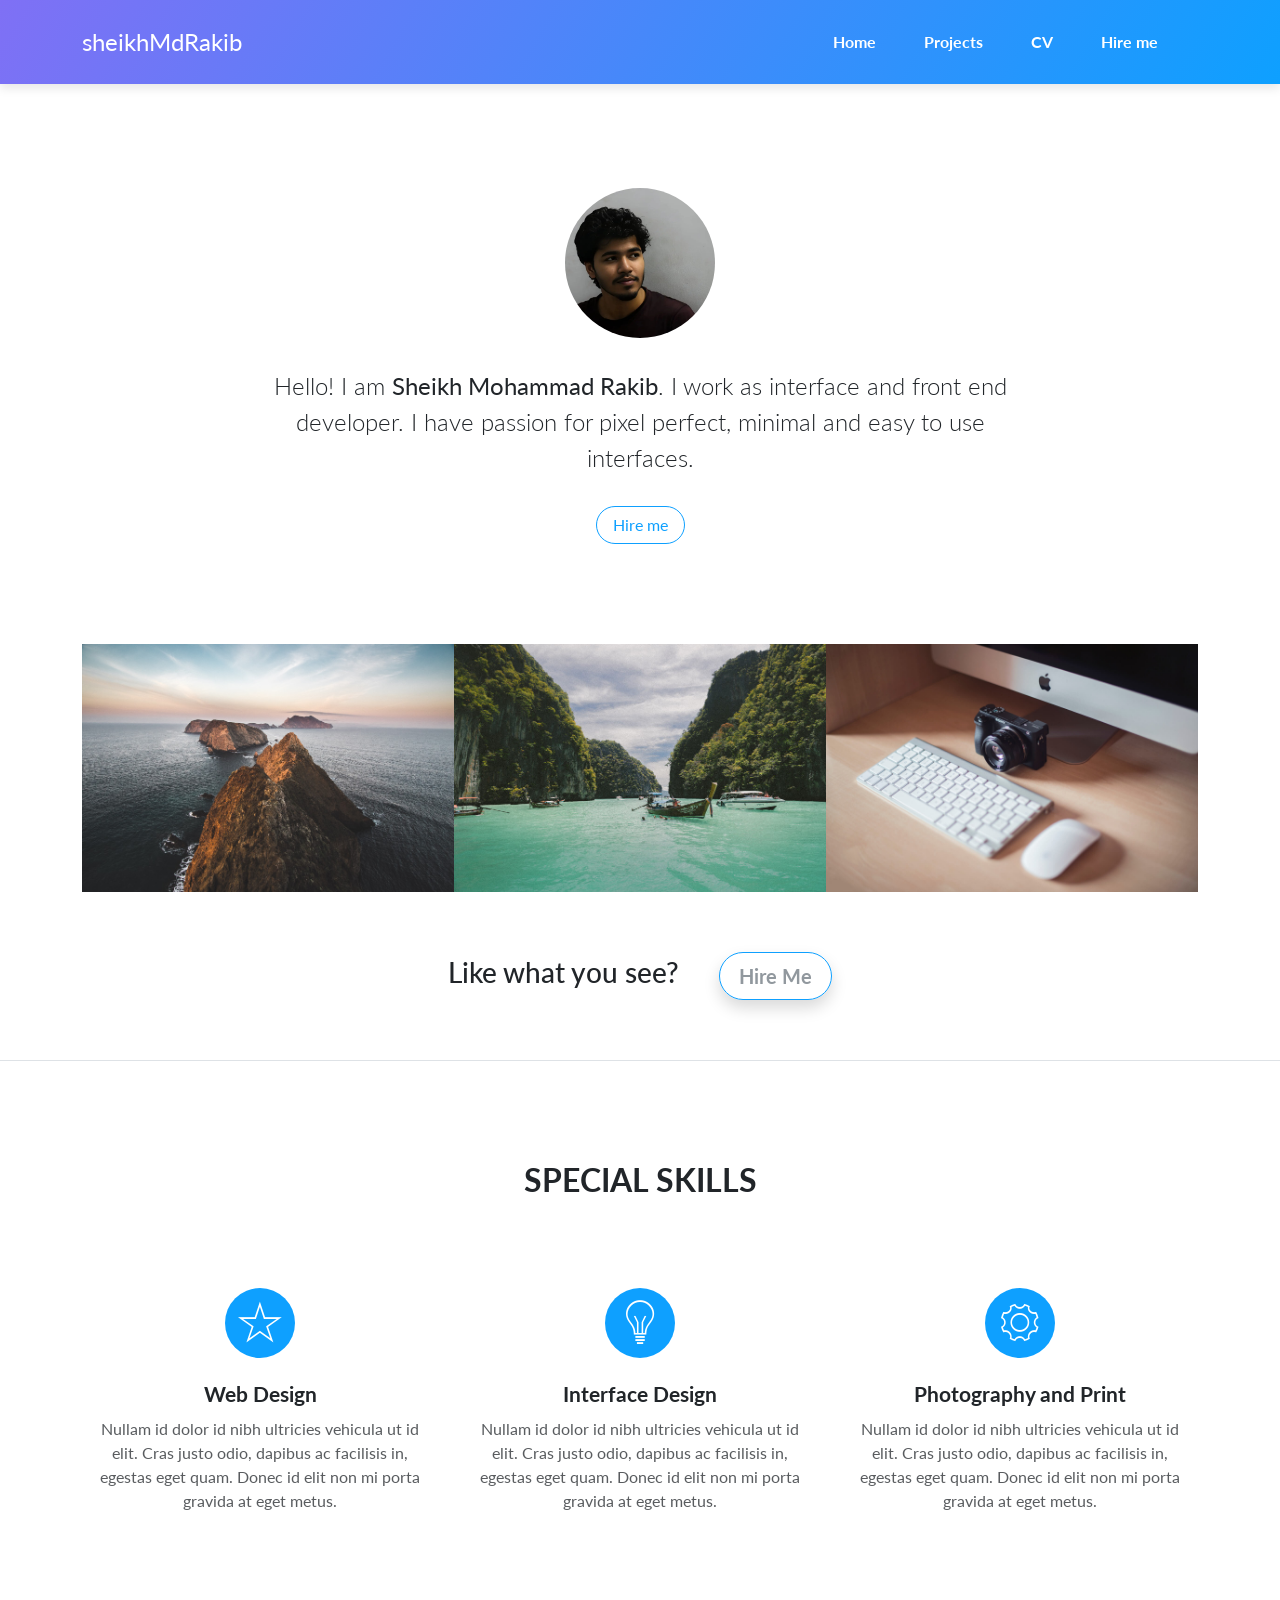
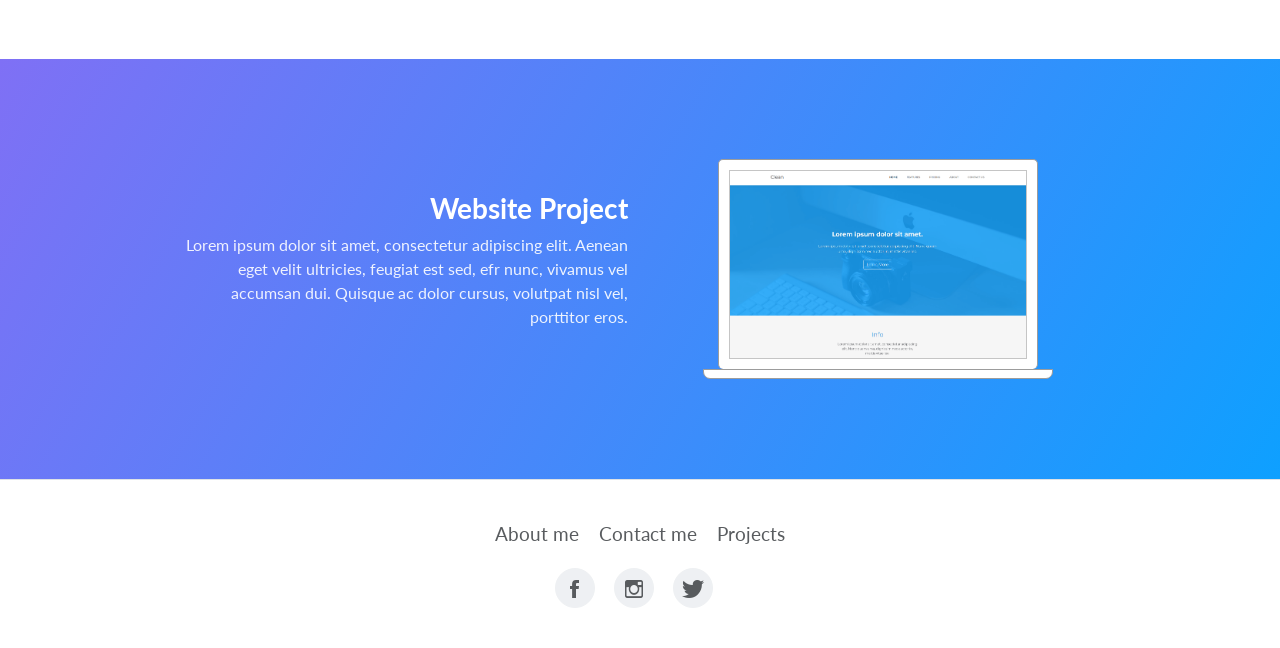
<file: index.html>
<!DOCTYPE html>
<html data-bs-theme="light">

<head>
    <meta charset="utf-8">
    <meta name="viewport" content="width=device-width, initial-scale=1.0, shrink-to-fit=no">
    <title>Sheikh Mohammad Rakib</title>
    <link rel="icon" type="image/jpeg" sizes="960x956" href="/assets/img/avatars/463547782_2960234814127021_7083820265376724235_n.jpg">
    <link rel="icon" type="image/jpeg" sizes="800x533" href="/assets/img/nature/image2.jpg" media="(prefers-color-scheme: dark)">
    <link rel="icon" type="image/jpeg" sizes="800x533" href="/assets/img/nature/image1.jpg">
    <link rel="icon" type="image/jpeg" sizes="800x533" href="/assets/img/nature/image6.jpg" media="(prefers-color-scheme: dark)">
    <link rel="icon" type="image/png" sizes="1794x971" href="/assets/img/tech/image6.png">
    <link rel="icon" type="image/jpeg" sizes="1080x1623" href="/assets/img/photo-1741800465167-0c276ad75e08.jpg">
    <link rel="icon" type="image/jpeg" sizes="1080x1619" href="/assets/img/photo-1741732311591-18ddbd0964cc.jpg">
    <link rel="stylesheet" href="/assets/bootstrap/css/bootstrap.min.css">
    <link rel="stylesheet" href="https://fonts.googleapis.com/css?family=Lato:300,400,700&amp;display=swap">
    <link rel="stylesheet" href="/assets/fonts/ionicons.min.css">
    <link rel="stylesheet" href="/assets/css/animate.min.css">
    <link rel="stylesheet" href="/assets/css/pikaday.min.css">
</head>

<body>
    <nav class="navbar navbar-expand-lg fixed-top portfolio-navbar gradient navbar-dark">
        <div class="container"><a class="navbar-brand logo" href="/index.html" target="_parent">sheikhMdRakib</a><button data-bs-toggle="collapse" class="navbar-toggler" data-bs-target="#navbarNav"><span class="visually-hidden">Toggle navigation</span><span class="navbar-toggler-icon"></span></button>
            <div class="collapse navbar-collapse" id="navbarNav">
                <ul class="navbar-nav ms-auto">
                    <li class="nav-item"><a class="nav-link active" href="/index.html">Home</a></li>
                    <li class="nav-item"><a class="nav-link" href="/projects.html">Projects</a></li>
                    <li class="nav-item"><a class="nav-link" href="/cv.html">CV</a></li>
                    <li class="nav-item"><a class="nav-link" href="/hire-me.html">Hire me</a></li>
                </ul>
            </div>
        </div>
    </nav>
    <main class="page">
        <section class="portfolio-block block-intro">
            <div class="container">
                <div class="avatar" style="background-image: url(&quot;/assets/img/avatars/463547782_2960234814127021_7083820265376724235_n.jpg&quot;);"></div>
                <div class="about-me">
                    <p>Hello! I am <strong>Sheikh Mohammad Rakib</strong>. I work as interface and front end developer. I have passion for pixel perfect, minimal and easy to use interfaces.</p><a class="btn btn-outline-primary" role="button" href="/hire-me.html" target="_blank">Hire me</a>
                </div>
            </div>
        </section>
        <section class="portfolio-block photography">
            <div class="container">
                <div class="row g-0">
                    <div class="col-md-6 col-lg-4 item zoom-on-hover"><a href="#"><img class="img-fluid image" src="/assets/img/nature/image5.jpg"></a></div>
                    <div class="col-md-6 col-lg-4 item zoom-on-hover"><a href="#"><img class="img-fluid image" src="/assets/img/nature/image2.jpg"></a></div>
                    <div class="col-md-6 col-lg-4 item zoom-on-hover"><a href="#"><img class="img-fluid image" src="/assets/img/tech/image4.jpg"></a></div>
                </div>
            </div>
        </section>
        <section class="portfolio-block call-to-action border-bottom">
            <div class="container">
                <div class="d-flex justify-content-center align-items-center content">
                    <h3>Like what you see?</h3><a class="btn btn-outline-primary btn-lg text-capitalize fw-bolder fst-normal text-decoration-none link-secondary link-opacity-75 shadow visible" role="button" data-bss-disabled-mobile="true" data-bss-hover-animate="bounce" href="/hire-me.html" target="_blank">Hire me</a>
                </div>
            </div>
        </section>
        <section class="portfolio-block skills">
            <div class="container">
                <div class="heading">
                    <h2>Special Skills</h2>
                </div>
                <div class="row">
                    <div class="col-md-4">
                        <div class="card special-skill-item border-0">
                            <div class="card-header bg-transparent border-0"><i class="icon ion-ios-star-outline"></i></div>
                            <div class="card-body">
                                <h3 class="card-title">Web Design</h3>
                                <p class="card-text">Nullam id dolor id nibh ultricies vehicula ut id elit. Cras justo odio, dapibus ac facilisis in, egestas eget quam. Donec id elit non mi porta gravida at eget metus.</p>
                            </div>
                        </div>
                    </div>
                    <div class="col-md-4">
                        <div class="card special-skill-item border-0">
                            <div class="card-header bg-transparent border-0"><i class="icon ion-ios-lightbulb-outline"></i></div>
                            <div class="card-body">
                                <h3 class="card-title">Interface Design</h3>
                                <p class="card-text">Nullam id dolor id nibh ultricies vehicula ut id elit. Cras justo odio, dapibus ac facilisis in, egestas eget quam. Donec id elit non mi porta gravida at eget metus.</p>
                            </div>
                        </div>
                    </div>
                    <div class="col-md-4">
                        <div class="card special-skill-item border-0">
                            <div class="card-header bg-transparent border-0"><i class="icon ion-ios-gear-outline"></i></div>
                            <div class="card-body">
                                <h3 class="card-title">Photography and Print</h3>
                                <p class="card-text">Nullam id dolor id nibh ultricies vehicula ut id elit. Cras justo odio, dapibus ac facilisis in, egestas eget quam. Donec id elit non mi porta gravida at eget metus.</p>
                            </div>
                        </div>
                    </div>
                </div>
            </div>
        </section>
    </main>
    <section class="portfolio-block website gradient">
        <div class="container">
            <div class="row align-items-center">
                <div class="col-md-12 col-lg-5 offset-lg-1 text">
                    <h3>Website Project</h3>
                    <p>Lorem ipsum dolor sit amet, consectetur adipiscing elit. Aenean eget velit ultricies, feugiat est sed, efr nunc, vivamus vel accumsan dui. Quisque ac dolor cursus, volutpat nisl vel, porttitor eros.</p>
                </div>
                <div class="col-md-12 col-lg-5">
                    <div class="portfolio-laptop-mockup">
                        <div class="screen">
                            <div class="screen-content" style="background-image:url(&quot;/assets/img/tech/image6.png&quot;);"></div>
                        </div>
                        <div class="keyboard"></div>
                    </div>
                </div>
            </div>
        </div>
    </section>
    <footer class="page-footer py-3 border-top">
        <div class="container my-4">
            <div class="links"><a href="/index.html" target="_parent">About me</a><a href="/hire-me.html" target="_blank">Contact me</a><a href="/projects.html" target="_blank">Projects</a></div>
            <div class="social-icons"><a class="me-3" href="https://www.facebook.com/sheikhMdRakib23" target="_blank"><i class="icon ion-social-facebook"></i></a><a class="me-3" href="https://www.instagram.com/sheikhmohammad.rakib/" target="_blank"><i class="icon ion-social-instagram-outline"></i></a><a class="me-3" href="https://x.com/sheikhMdRakib23" target="_blank"><i class="icon ion-social-twitter"></i></a></div>
        </div>
    </footer>
    <script src="/assets/bootstrap/js/bootstrap.min.js"></script>
    <script src="/assets/js/bs-init.js"></script>
    <script src="/assets/js/pikaday.min.js"></script>
    <script src="/assets/js/theme.js"></script>
</body>

</html>
</file>
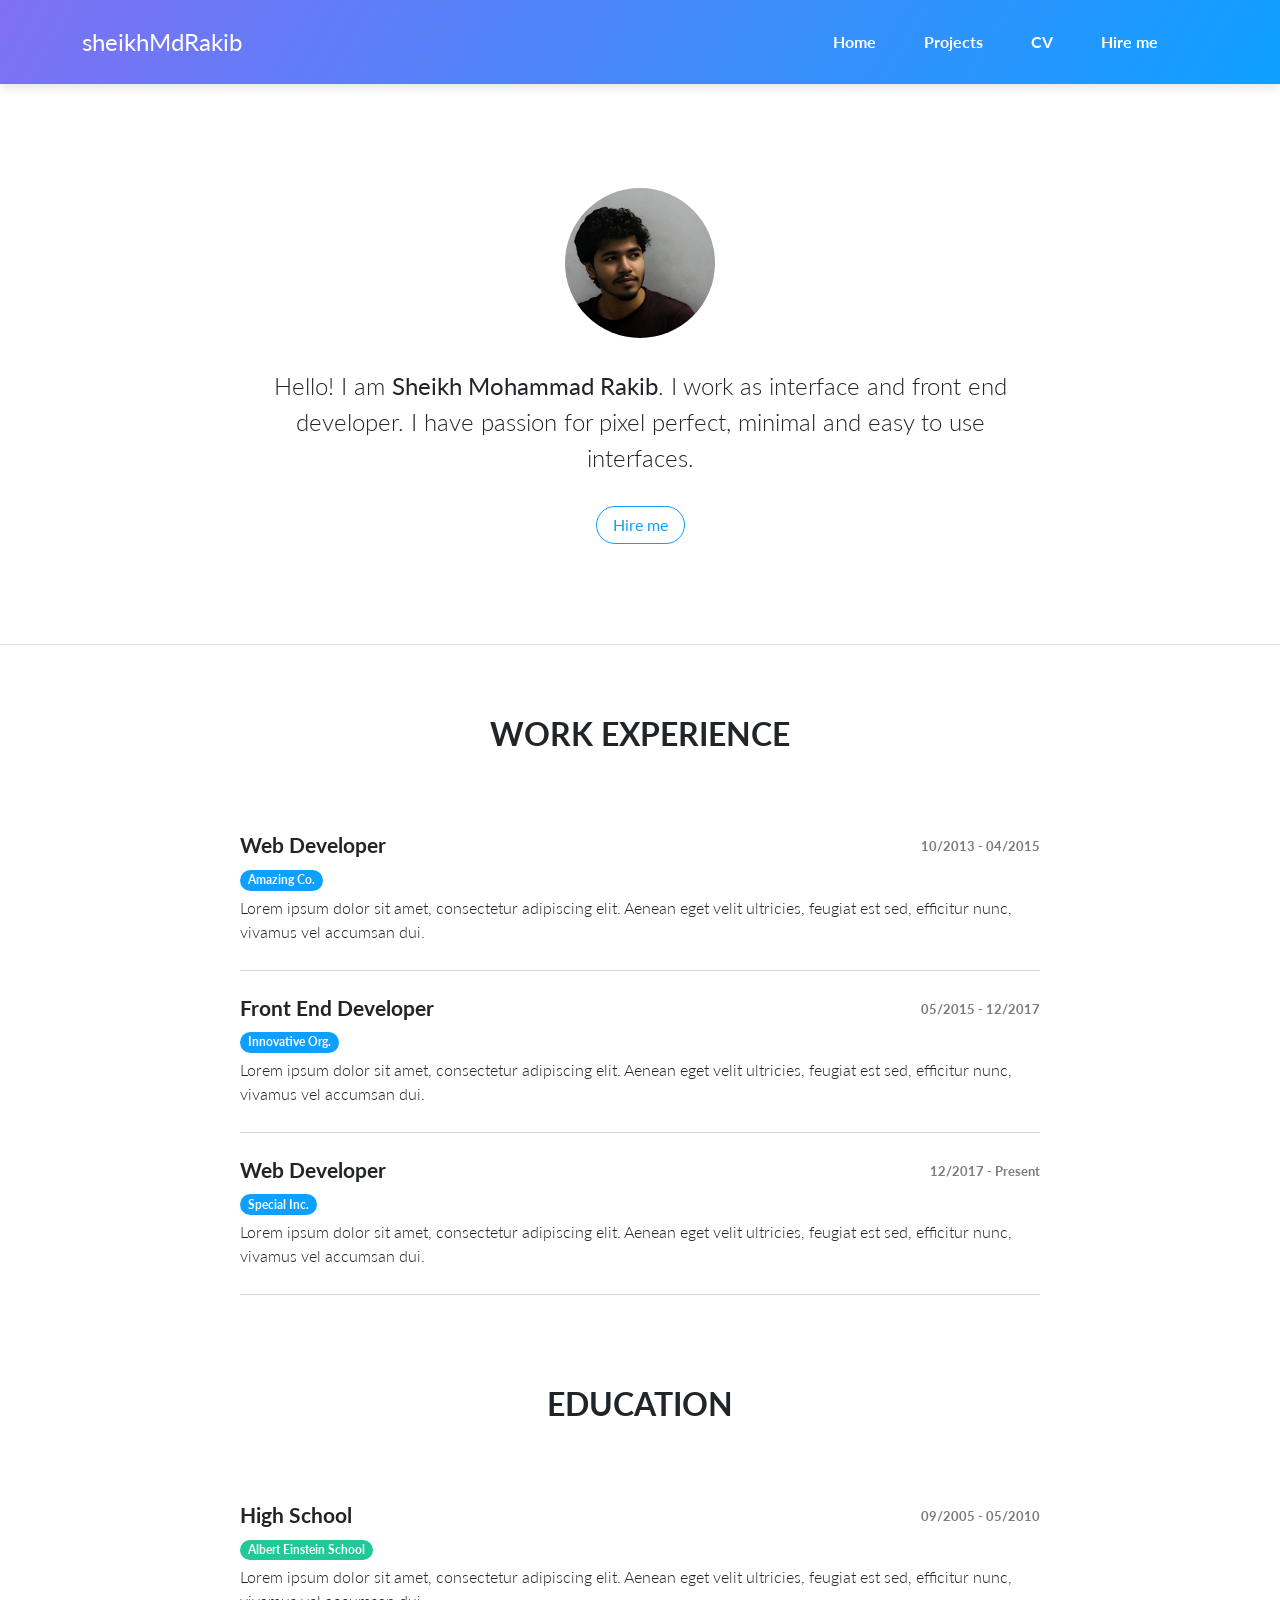
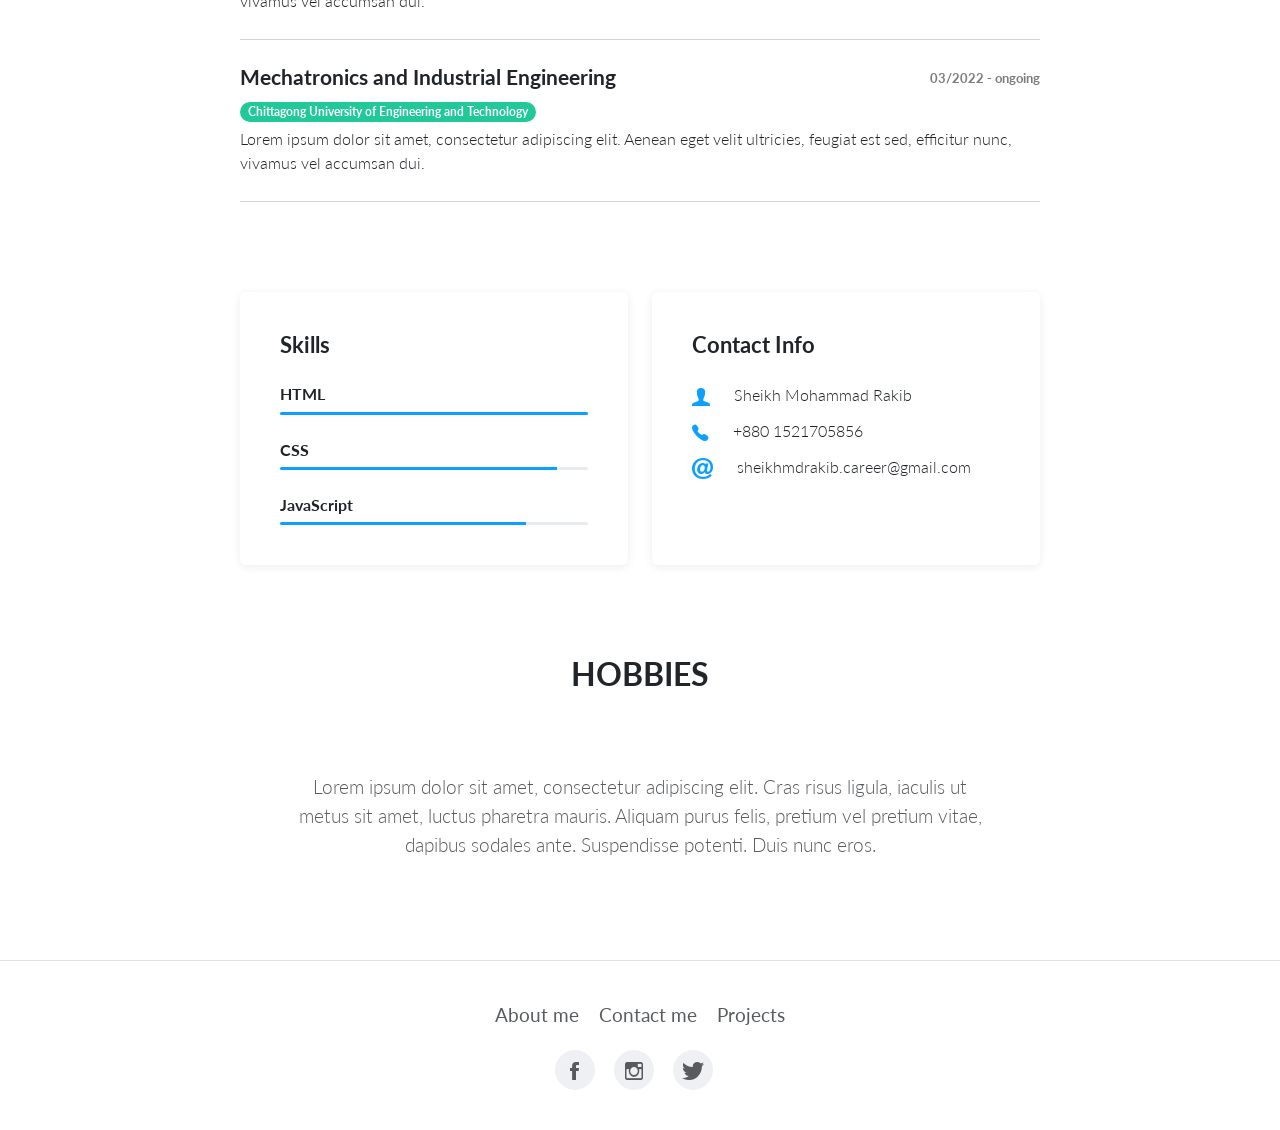
<file: cv.html>
<!DOCTYPE html>
<html data-bs-theme="light">

<head>
    <meta charset="utf-8">
    <meta name="viewport" content="width=device-width, initial-scale=1.0, shrink-to-fit=no">
    <title>CV - Brand</title>
    <link rel="icon" type="image/jpeg" sizes="960x956" href="/assets/img/avatars/463547782_2960234814127021_7083820265376724235_n.jpg">
    <link rel="icon" type="image/jpeg" sizes="800x533" href="/assets/img/nature/image2.jpg" media="(prefers-color-scheme: dark)">
    <link rel="icon" type="image/jpeg" sizes="800x533" href="/assets/img/nature/image1.jpg">
    <link rel="icon" type="image/jpeg" sizes="800x533" href="/assets/img/nature/image6.jpg" media="(prefers-color-scheme: dark)">
    <link rel="icon" type="image/png" sizes="1794x971" href="/assets/img/tech/image6.png">
    <link rel="icon" type="image/jpeg" sizes="1080x1623" href="/assets/img/photo-1741800465167-0c276ad75e08.jpg">
    <link rel="icon" type="image/jpeg" sizes="1080x1619" href="/assets/img/photo-1741732311591-18ddbd0964cc.jpg">
    <link rel="stylesheet" href="/assets/bootstrap/css/bootstrap.min.css">
    <link rel="stylesheet" href="https://fonts.googleapis.com/css?family=Lato:300,400,700&amp;display=swap">
    <link rel="stylesheet" href="/assets/fonts/ionicons.min.css">
    <link rel="stylesheet" href="/assets/css/pikaday.min.css">
</head>

<body>
    <nav class="navbar navbar-expand-lg fixed-top portfolio-navbar gradient navbar-dark">
        <div class="container"><a class="navbar-brand logo" href="/index.html" target="_parent">sheikhMdRakib</a><button data-bs-toggle="collapse" class="navbar-toggler" data-bs-target="#navbarNav"><span class="visually-hidden">Toggle navigation</span><span class="navbar-toggler-icon"></span></button>
            <div class="collapse navbar-collapse" id="navbarNav">
                <ul class="navbar-nav ms-auto">
                    <li class="nav-item"><a class="nav-link" href="/index.html">Home</a></li>
                    <li class="nav-item"><a class="nav-link" href="/projects.html">Projects</a></li>
                    <li class="nav-item"><a class="nav-link active" href="/cv.html">CV</a></li>
                    <li class="nav-item"><a class="nav-link" href="/hire-me.html">Hire me</a></li>
                </ul>
            </div>
        </div>
    </nav>
    <main class="page">
        <section class="portfolio-block block-intro border-bottom">
            <div class="container">
                <div class="avatar" style="background-image: url(&quot;/assets/img/avatars/463547782_2960234814127021_7083820265376724235_n.jpg&quot;);"></div>
                <div class="about-me">
                    <p>Hello! I am <strong>Sheikh Mohammad Rakib</strong>. I work as interface and front end developer. I have passion for pixel perfect, minimal and easy to use interfaces.</p><a class="btn btn-outline-primary" role="button" href="/hire-me.html">Hire me</a>
                </div>
            </div>
        </section>
        <section class="portfolio-block cv">
            <div class="container">
                <div class="work-experience group">
                    <div class="heading">
                        <h2 class="text-center">Work Experience</h2>
                    </div>
                    <div class="item">
                        <div class="row">
                            <div class="col-md-6">
                                <h3>Web Developer</h3><span class="badge rounded-pill bg-primary">Amazing Co.</span>
                            </div>
                            <div class="col-md-6"><span class="text-muted period">10/2013 - 04/2015</span></div>
                        </div>
                        <p>Lorem ipsum dolor sit amet, consectetur adipiscing elit. Aenean eget velit ultricies, feugiat est sed, efficitur nunc, vivamus vel accumsan dui.</p>
                    </div>
                    <div class="item">
                        <div class="row">
                            <div class="col-6">
                                <h3>Front End Developer</h3><span class="badge rounded-pill bg-primary">Innovative&nbsp;Org.</span>
                            </div>
                            <div class="col-md-6"><span class="text-muted period">05/2015 - 12/2017</span></div>
                        </div>
                        <p>Lorem ipsum dolor sit amet, consectetur adipiscing elit. Aenean eget velit ultricies, feugiat est sed, efficitur nunc, vivamus vel accumsan dui.</p>
                    </div>
                    <div class="item">
                        <div class="row">
                            <div class="col-md-6">
                                <h3>Web Developer</h3><span class="badge rounded-pill bg-primary">Special&nbsp;Inc.</span>
                            </div>
                            <div class="col-md-6"><span class="text-muted period">12/2017 - Present</span></div>
                        </div>
                        <p>Lorem ipsum dolor sit amet, consectetur adipiscing elit. Aenean eget velit ultricies, feugiat est sed, efficitur nunc, vivamus vel accumsan dui.</p>
                    </div>
                </div>
                <div class="education group">
                    <div class="heading">
                        <h2 class="text-center">Education</h2>
                    </div>
                    <div class="item">
                        <div class="row">
                            <div class="col-md-6">
                                <h3>High School</h3><span class="badge rounded-pill bg-success">Albert Einstein School</span>
                            </div>
                            <div class="col-6"><span class="text-muted period">09/2005 - 05/2010</span></div>
                        </div>
                        <p>Lorem ipsum dolor sit amet, consectetur adipiscing elit. Aenean eget velit ultricies, feugiat est sed, efficitur nunc, vivamus vel accumsan dui.</p>
                    </div>
                    <div class="item">
                        <div class="row">
                            <div class="col-md-6">
                                <h3>Mechatronics and Industrial Engineering</h3><span class="badge rounded-pill bg-success">Chittagong University of Engineering and Technology</span>
                            </div>
                            <div class="col-md-6"><span class="text-muted period">03/2022 - ongoing</span></div>
                        </div>
                        <p>Lorem ipsum dolor sit amet, consectetur adipiscing elit. Aenean eget velit ultricies, feugiat est sed, efficitur nunc, vivamus vel accumsan dui.</p>
                    </div>
                </div>
                <div class="group">
                    <div class="row">
                        <div class="col-md-6">
                            <div class="border rounded border-0 skills portfolio-info-card">
                                <h2>Skills</h2>
                                <h3>HTML</h3>
                                <div class="progress">
                                    <div class="progress-bar" aria-valuenow="100" aria-valuemin="0" aria-valuemax="100" style="width: 100%;"><span class="visually-hidden">100%</span></div>
                                </div>
                                <h3>CSS</h3>
                                <div class="progress">
                                    <div class="progress-bar" aria-valuenow="90" aria-valuemin="0" aria-valuemax="100" style="width: 90%;"><span class="visually-hidden">90%</span></div>
                                </div>
                                <h3>JavaScript</h3>
                                <div class="progress">
                                    <div class="progress-bar" aria-valuenow="80" aria-valuemin="0" aria-valuemax="100" style="width: 80%;"><span class="visually-hidden">80%</span></div>
                                </div>
                            </div>
                        </div>
                        <div class="col-md-6">
                            <div class="border rounded border-0 contact-info portfolio-info-card">
                                <h2>Contact Info</h2>
                                <div class="row">
                                    <div class="col-auto"><i class="icon ion-person icon"></i></div>
                                    <div class="col-9 col-md-10"><span>Sheikh Mohammad Rakib</span></div>
                                </div>
                                <div class="row">
                                    <div class="col-auto"><i class="icon ion-ios-telephone icon"></i></div>
                                    <div class="col-9 col-md-10"><span>+880 1521705856</span></div>
                                </div>
                                <div class="row">
                                    <div class="col-auto"><i class="icon ion-at icon"></i></div>
                                    <div class="col-9"><span>sheikhmdrakib.career@gmail.com</span></div>
                                </div>
                            </div>
                        </div>
                    </div>
                </div>
                <div class="hobbies group">
                    <div class="heading">
                        <h2 class="text-center">Hobbies</h2>
                    </div>
                    <p class="text-center text-muted">Lorem ipsum dolor sit amet, consectetur adipiscing elit. Cras risus ligula, iaculis ut metus sit amet, luctus pharetra mauris. Aliquam purus felis, pretium vel pretium vitae, dapibus sodales ante. Suspendisse potenti. Duis nunc eros.</p>
                </div>
            </div>
        </section>
    </main>
    <footer class="page-footer py-3 border-top">
        <div class="container my-4">
            <div class="links"><a href="/index.html" target="_parent">About me</a><a href="/hire-me.html" target="_blank">Contact me</a><a href="/projects.html" target="_blank">Projects</a></div>
            <div class="social-icons"><a class="me-3" href="https://www.facebook.com/sheikhMdRakib23" target="_blank"><i class="icon ion-social-facebook"></i></a><a class="me-3" href="https://www.instagram.com/sheikhmohammad.rakib/" target="_blank"><i class="icon ion-social-instagram-outline"></i></a><a class="me-3" href="https://x.com/sheikhMdRakib23" target="_blank"><i class="icon ion-social-twitter"></i></a></div>
        </div>
    </footer>
    <script src="/assets/bootstrap/js/bootstrap.min.js"></script>
    <script src="/assets/js/bs-init.js"></script>
    <script src="/assets/js/pikaday.min.js"></script>
    <script src="/assets/js/theme.js"></script>
</body>

</html>
</file>
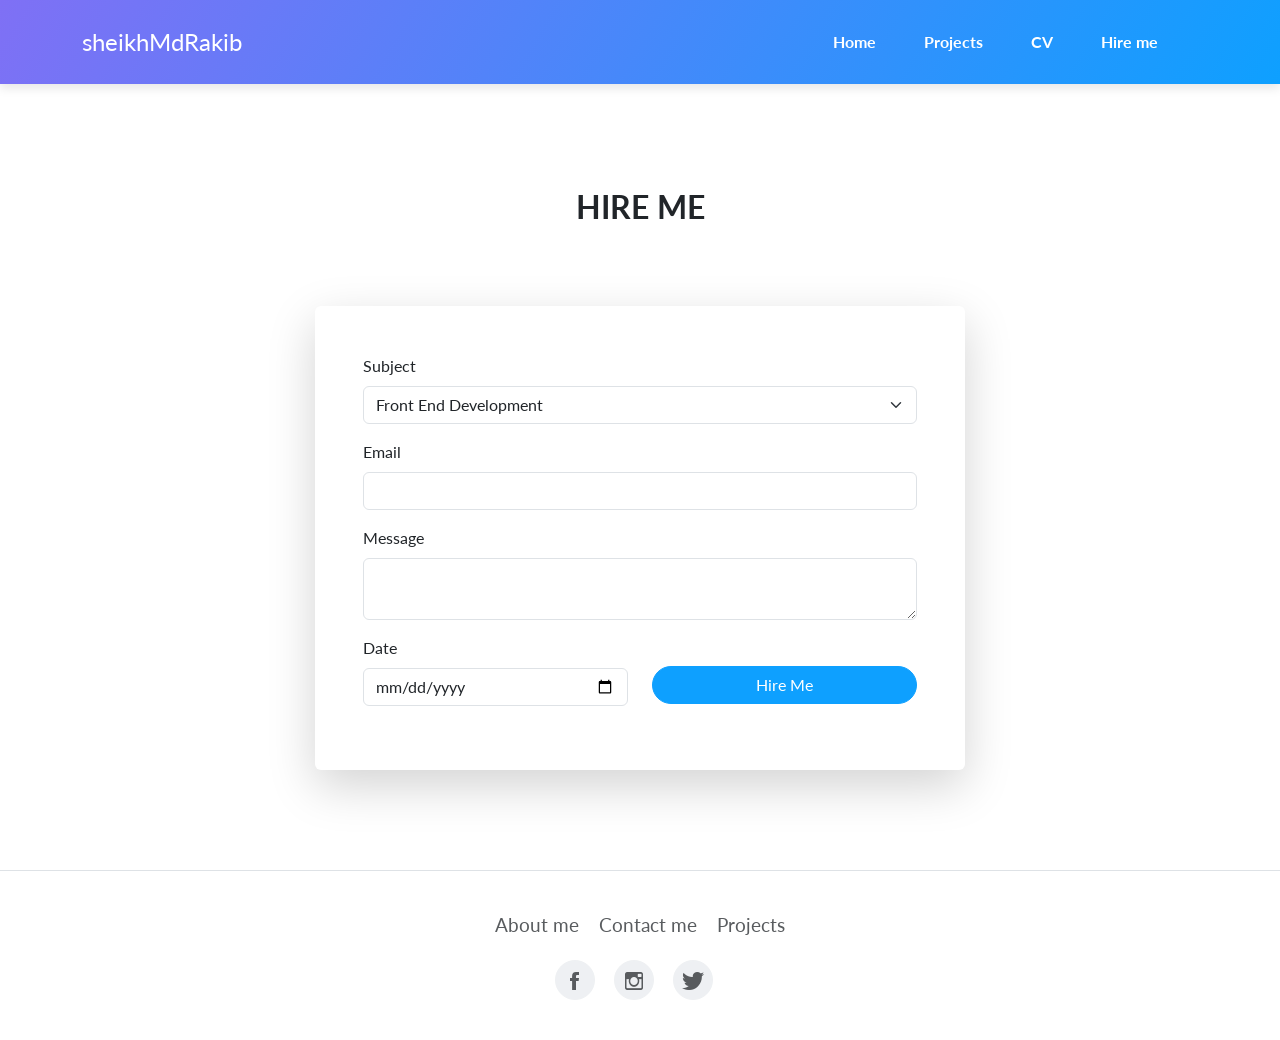
<file: hire-me.html>
<!DOCTYPE html>
<html data-bs-theme="light">

<head>
    <meta charset="utf-8">
    <meta name="viewport" content="width=device-width, initial-scale=1.0, shrink-to-fit=no">
    <title>Hire me - Brand</title>
    <link rel="icon" type="image/jpeg" sizes="960x956" href="/assets/img/avatars/463547782_2960234814127021_7083820265376724235_n.jpg">
    <link rel="icon" type="image/jpeg" sizes="800x533" href="/assets/img/nature/image2.jpg" media="(prefers-color-scheme: dark)">
    <link rel="icon" type="image/jpeg" sizes="800x533" href="/assets/img/nature/image1.jpg">
    <link rel="icon" type="image/jpeg" sizes="800x533" href="/assets/img/nature/image6.jpg" media="(prefers-color-scheme: dark)">
    <link rel="icon" type="image/png" sizes="1794x971" href="/assets/img/tech/image6.png">
    <link rel="icon" type="image/jpeg" sizes="1080x1623" href="/assets/img/photo-1741800465167-0c276ad75e08.jpg">
    <link rel="icon" type="image/jpeg" sizes="1080x1619" href="/assets/img/photo-1741732311591-18ddbd0964cc.jpg">
    <link rel="stylesheet" href="/assets/bootstrap/css/bootstrap.min.css">
    <link rel="stylesheet" href="https://fonts.googleapis.com/css?family=Lato:300,400,700&amp;display=swap">
    <link rel="stylesheet" href="/assets/fonts/ionicons.min.css">
    <link rel="stylesheet" href="/assets/css/pikaday.min.css">
</head>

<body>
    <nav class="navbar navbar-expand-lg fixed-top portfolio-navbar gradient navbar-dark">
        <div class="container"><a class="navbar-brand logo" href="/index.html" target="_parent">sheikhMdRakib</a><button data-bs-toggle="collapse" class="navbar-toggler" data-bs-target="#navbarNav"><span class="visually-hidden">Toggle navigation</span><span class="navbar-toggler-icon"></span></button>
            <div class="collapse navbar-collapse" id="navbarNav">
                <ul class="navbar-nav ms-auto">
                    <li class="nav-item"><a class="nav-link" href="/index.html">Home</a></li>
                    <li class="nav-item"><a class="nav-link" href="/projects.html">Projects</a></li>
                    <li class="nav-item"><a class="nav-link" href="/cv.html">CV</a></li>
                    <li class="nav-item"><a class="nav-link active" href="/hire-me.html">Hire me</a></li>
                </ul>
            </div>
        </div>
    </nav>
    <main class="page">
        <section class="portfolio-block hire-me">
            <div class="container">
                <div class="heading">
                    <h2>Hire Me</h2>
                </div>
                <form class="border rounded border-0 shadow-lg p-3 p-md-5" data-bs-theme="light" data-bss-recipient="77c776a0a9f4f554bf034e4a7b77fc02">
                    <div class="mb-3"><label class="form-label" for="subject">Subject</label><select class="form-select" id="subject">
                            <optgroup label="Choose your need!">
                                <option value="12" selected="">Front End Development</option>
                                <option value="13">Python Programming</option>
                                <option value="14">Teaching Programming</option>
                            </optgroup>
                        </select></div>
                    <div class="mb-3"><label class="form-label" for="email">Email</label><input class="form-control" type="email" id="email"></div>
                    <div class="mb-3"><label class="form-label" for="message">Message</label><textarea class="form-control" id="message"></textarea></div>
                    <div class="mb-3">
                        <div class="row">
                            <div class="col-md-6"><label class="form-label" for="hire-date">Date</label><input class="form-control" id="hire-date" type="date"></div>
                            <div class="col-md-6 button"><button class="btn btn-primary d-block w-100" type="submit">Hire Me</button></div>
                        </div>
                    </div>
                </form>
            </div>
        </section>
    </main>
    <footer class="page-footer py-3 border-top">
        <div class="container my-4">
            <div class="links"><a href="/index.html" target="_parent">About me</a><a href="/hire-me.html" target="_blank">Contact me</a><a href="/projects.html" target="_blank">Projects</a></div>
            <div class="social-icons"><a class="me-3" href="https://www.facebook.com/sheikhMdRakib23" target="_blank"><i class="icon ion-social-facebook"></i></a><a class="me-3" href="https://www.instagram.com/sheikhmohammad.rakib/" target="_blank"><i class="icon ion-social-instagram-outline"></i></a><a class="me-3" href="https://x.com/sheikhMdRakib23" target="_blank"><i class="icon ion-social-twitter"></i></a></div>
        </div>
    </footer>
    <script src="/assets/bootstrap/js/bootstrap.min.js"></script>
    <script src="/assets/js/smart-forms.min.js"></script>
    <script src="/assets/js/bs-init.js"></script>
    <script src="/assets/js/pikaday.min.js"></script>
    <script src="/assets/js/theme.js"></script>
</body>

</html>
</file>
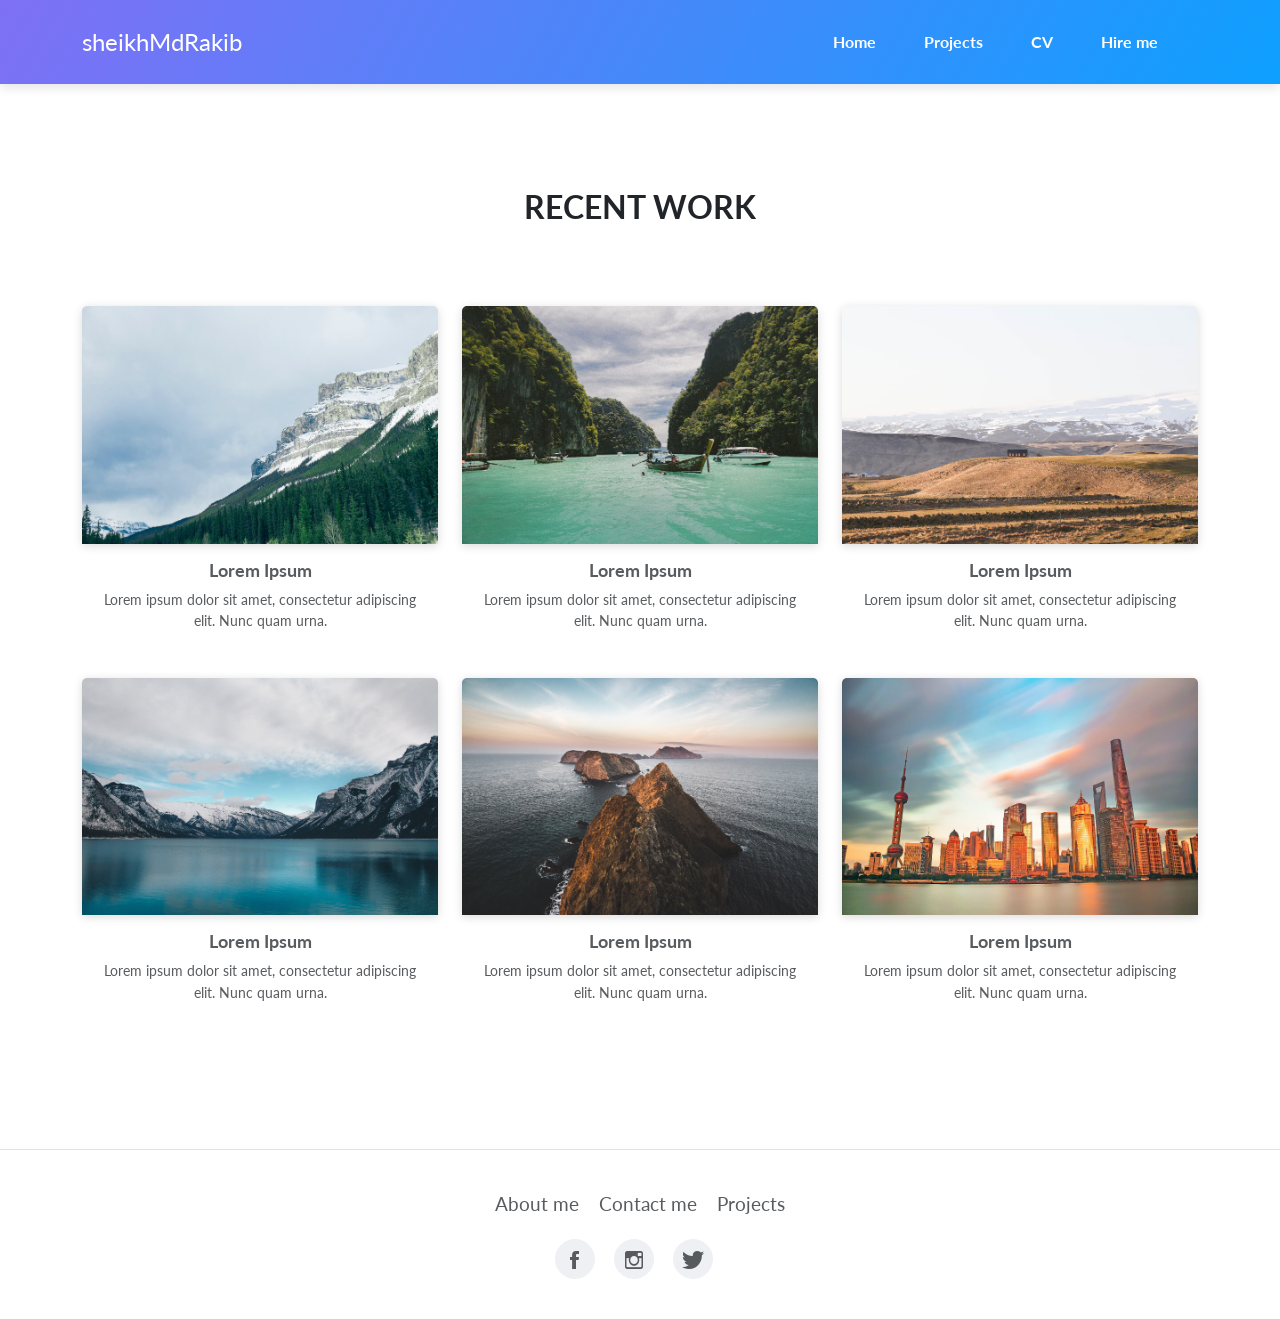
<file: projects.html>
<!DOCTYPE html>
<html data-bs-theme="light">

<head>
    <meta charset="utf-8">
    <meta name="viewport" content="width=device-width, initial-scale=1.0, shrink-to-fit=no">
    <title>Projects - Brand</title>
    <link rel="icon" type="image/jpeg" sizes="960x956" href="/assets/img/avatars/463547782_2960234814127021_7083820265376724235_n.jpg">
    <link rel="icon" type="image/jpeg" sizes="800x533" href="/assets/img/nature/image2.jpg" media="(prefers-color-scheme: dark)">
    <link rel="icon" type="image/jpeg" sizes="800x533" href="/assets/img/nature/image1.jpg">
    <link rel="icon" type="image/jpeg" sizes="800x533" href="/assets/img/nature/image6.jpg" media="(prefers-color-scheme: dark)">
    <link rel="icon" type="image/png" sizes="1794x971" href="/assets/img/tech/image6.png">
    <link rel="icon" type="image/jpeg" sizes="1080x1623" href="/assets/img/photo-1741800465167-0c276ad75e08.jpg">
    <link rel="icon" type="image/jpeg" sizes="1080x1619" href="/assets/img/photo-1741732311591-18ddbd0964cc.jpg">
    <link rel="stylesheet" href="/assets/bootstrap/css/bootstrap.min.css">
    <link rel="stylesheet" href="https://fonts.googleapis.com/css?family=Lato:300,400,700&amp;display=swap">
    <link rel="stylesheet" href="/assets/fonts/ionicons.min.css">
    <link rel="stylesheet" href="/assets/css/pikaday.min.css">
</head>

<body>
    <nav class="navbar navbar-expand-lg fixed-top portfolio-navbar gradient navbar-dark">
        <div class="container"><a class="navbar-brand logo" href="/index.html" target="_parent">sheikhMdRakib</a><button data-bs-toggle="collapse" class="navbar-toggler" data-bs-target="#navbarNav"><span class="visually-hidden">Toggle navigation</span><span class="navbar-toggler-icon"></span></button>
            <div class="collapse navbar-collapse" id="navbarNav">
                <ul class="navbar-nav ms-auto">
                    <li class="nav-item"><a class="nav-link" href="/index.html">Home</a></li>
                    <li class="nav-item"><a class="nav-link active" href="/projects.html">Projects</a></li>
                    <li class="nav-item"><a class="nav-link" href="/cv.html">CV</a></li>
                    <li class="nav-item"><a class="nav-link" href="/hire-me.html">Hire me</a></li>
                </ul>
            </div>
        </div>
    </nav>
    <main class="page">
        <section class="portfolio-block projects-cards">
            <div class="container">
                <div class="heading">
                    <h2>Recent Work</h2>
                </div>
                <div class="row">
                    <div class="col-md-6 col-lg-4">
                        <div class="card border-0"><a href="#"><img class="card-img-top scale-on-hover" src="/assets/img/nature/image1.jpg" alt="Card Image"></a>
                            <div class="card-body">
                                <h6><a href="#">Lorem Ipsum</a></h6>
                                <p class="text-muted card-text">Lorem ipsum dolor sit amet, consectetur adipiscing elit. Nunc quam urna.</p>
                            </div>
                        </div>
                    </div>
                    <div class="col-md-6 col-lg-4">
                        <div class="card border-0"><a href="#"><img class="card-img-top scale-on-hover" src="/assets/img/nature/image2.jpg" alt="Card Image"></a>
                            <div class="card-body">
                                <h6><a href="#">Lorem Ipsum</a></h6>
                                <p class="text-muted card-text">Lorem ipsum dolor sit amet, consectetur adipiscing elit. Nunc quam urna.</p>
                            </div>
                        </div>
                    </div>
                    <div class="col-md-6 col-lg-4">
                        <div class="card border-0"><a href="#"><img class="card-img-top scale-on-hover" src="/assets/img/nature/image3.jpg" alt="Card Image"></a>
                            <div class="card-body">
                                <h6><a href="#">Lorem Ipsum</a></h6>
                                <p class="text-muted card-text">Lorem ipsum dolor sit amet, consectetur adipiscing elit. Nunc quam urna.</p>
                            </div>
                        </div>
                    </div>
                    <div class="col-md-6 col-lg-4">
                        <div class="card border-0"><a href="#"><img class="card-img-top scale-on-hover" src="/assets/img/nature/image4.jpg" alt="Card Image"></a>
                            <div class="card-body">
                                <h6><a href="#">Lorem Ipsum</a></h6>
                                <p class="text-muted card-text">Lorem ipsum dolor sit amet, consectetur adipiscing elit. Nunc quam urna.</p>
                            </div>
                        </div>
                    </div>
                    <div class="col-md-6 col-lg-4">
                        <div class="card border-0"><a href="#"><img class="card-img-top scale-on-hover" src="/assets/img/nature/image5.jpg" alt="Card Image"></a>
                            <div class="card-body">
                                <h6><a href="#">Lorem Ipsum</a></h6>
                                <p class="text-muted card-text">Lorem ipsum dolor sit amet, consectetur adipiscing elit. Nunc quam urna.</p>
                            </div>
                        </div>
                    </div>
                    <div class="col-md-6 col-lg-4">
                        <div class="card border-0"><a href="#"><img class="card-img-top scale-on-hover" src="/assets/img/nature/image6.jpg" alt="Card Image"></a>
                            <div class="card-body">
                                <h6><a href="#">Lorem Ipsum</a></h6>
                                <p class="text-muted card-text">Lorem ipsum dolor sit amet, consectetur adipiscing elit. Nunc quam urna.</p>
                            </div>
                        </div>
                    </div>
                </div>
            </div>
        </section>
    </main>
    <footer class="page-footer py-3 border-top">
        <div class="container my-4">
            <div class="links"><a href="/index.html" target="_parent">About me</a><a href="/hire-me.html" target="_blank">Contact me</a><a href="/projects.html" target="_blank">Projects</a></div>
            <div class="social-icons"><a class="me-3" href="https://www.facebook.com/sheikhMdRakib23" target="_blank"><i class="icon ion-social-facebook"></i></a><a class="me-3" href="https://www.instagram.com/sheikhmohammad.rakib/" target="_blank"><i class="icon ion-social-instagram-outline"></i></a><a class="me-3" href="https://x.com/sheikhMdRakib23" target="_blank"><i class="icon ion-social-twitter"></i></a></div>
        </div>
    </footer>
    <script src="/assets/bootstrap/js/bootstrap.min.js"></script>
    <script src="/assets/js/bs-init.js"></script>
    <script src="/assets/js/pikaday.min.js"></script>
    <script src="/assets/js/theme.js"></script>
</body>

</html>
</file>
<file: assets/css/pikaday.min.css>
/* !
 * Pikaday
 * Copyright © 2014 David Bushell | BSD & MIT license | http://dbushell.com/ */

/* # sourceMappingURL=pikaday.min.css.map */

.page-footer .links a {
  font-size: 1.2rem;
}

.portfolio-block.cv .group .item {
  border-bottom: 1px solid var(--bs-dark-bg-subtle);
}
</file>
